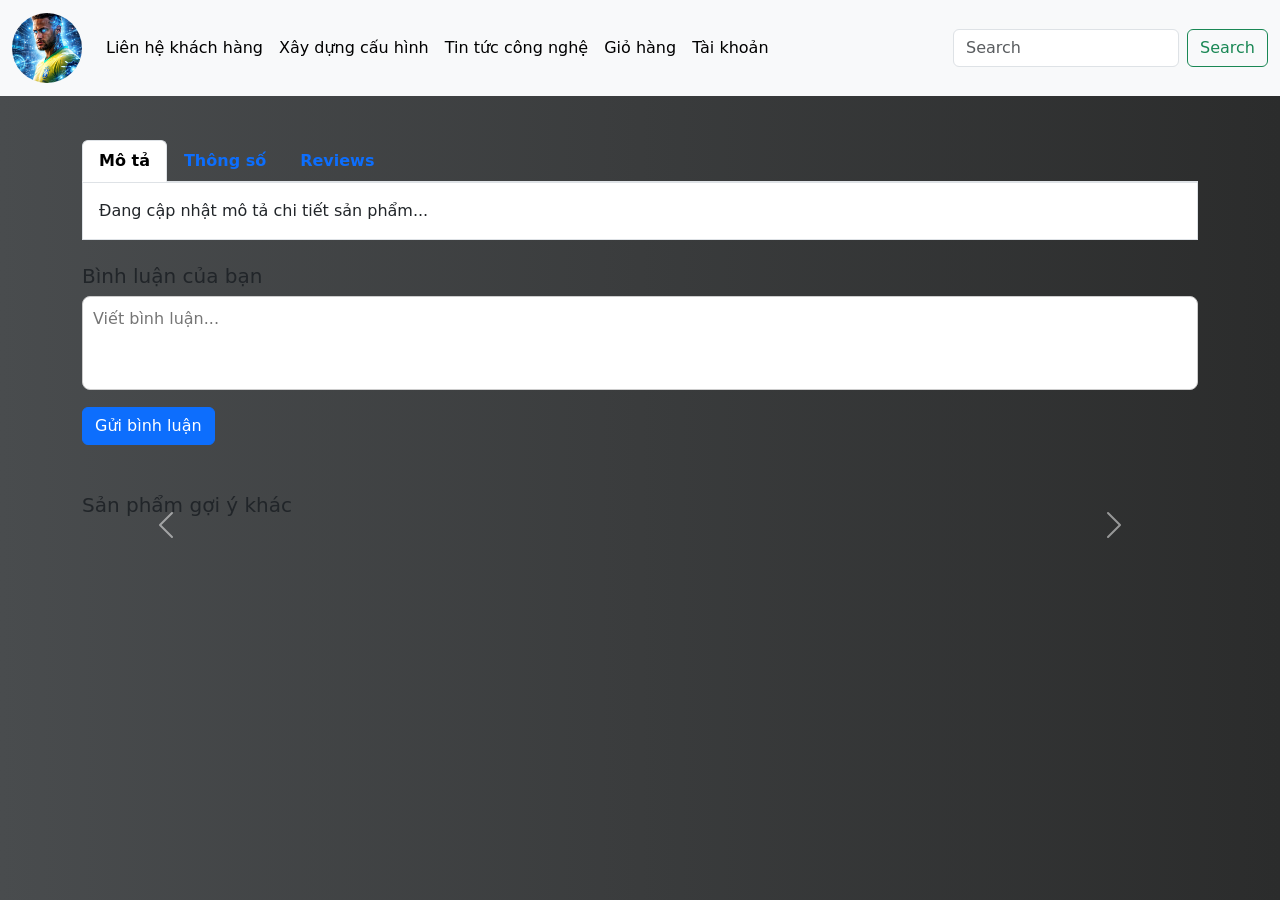
<file: chitiet.html>
<!DOCTYPE html>
<html lang="vi">
<head>
<meta charset="UTF-8">
<meta name="viewport" content="width=device-width, initial-scale=1.0">
<title>Chi tiết sản phẩm</title>
<link href="https://cdn.jsdelivr.net/npm/bootstrap@5.3.8/dist/css/bootstrap.min.css" rel="stylesheet">
<style>
body {
    background: linear-gradient(to right, #494c4e, #2b2c2c);
    min-height: 100vh;
}
.navbar-brand img {
    width: 70px;
    height: 70px;
    object-fit: cover;
    border-radius: 100%;
}
.card {
    transition: transform 0.3s, box-shadow 0.3s;
    border-radius: 12px;
    overflow: hidden;
}
.card:hover {
    transform: translateY(-5px);
    box-shadow: 0 8px 20px rgba(0,0,0,0.2);
}
.card-img-top {
    height: 180px;
    object-fit: cover;
}
.product-main { display: flex; gap: 30px; margin-top: 20px; flex-wrap: wrap; }
.product-images { flex: 1; }
.product-images img { width: 100%; border-radius: 12px; }
.product-info { flex: 1; background: #fff; padding: 25px; border-radius: 12px; box-shadow: 0 4px 15px rgba(0,0,0,0.1); }
.product-info h1 { font-size: 2rem; }
.price-section { margin: 15px 0; }
.price-old { text-decoration: line-through; color: #888; font-size: 1rem; }
.price-new { color: #d32f2f; font-size: 1.6rem; font-weight: bold; }
.status { font-size: 1.1rem; color: green; margin-bottom: 10px; }
.btn-buy { width: 100%; }
.product-tabs .nav-link { font-weight: bold; }
.comment-box textarea { width: 100%; border-radius: 8px; border: 1px solid #ccc; resize: none; padding: 10px; }
.comment-box button { margin-top: 10px; }
</style>
</head>
<body>
<nav class="navbar navbar-expand-lg bg-body-tertiary">
<div class="container-fluid">
    <a class="navbar-brand" href="/index.html"><img src="/assets/img/Neymar.png" alt=""></a>
    <button class="navbar-toggler" type="button" data-bs-toggle="collapse"
        data-bs-target="#navbarSupportedContent" aria-controls="navbarSupportedContent" aria-expanded="false"
        aria-label="Toggle navigation"><span class="navbar-toggler-icon"></span></button>
    <div class="collapse navbar-collapse" id="navbarSupportedContent">
        <ul class="navbar-nav me-auto mb-2 mb-lg-0">
            <li class="nav-item"><a class="nav-link active" href="/assets/trangbenngoai/lienhekhachhang.html">Liên hệ khách hàng</a></li>
            <li class="nav-item"><a class="nav-link active" href="/assets/trangbenngoai/xaydungcauhinh.html">Xây dựng cấu hình</a></li>
            <li class="nav-item"><a class="nav-link active" href="/assets/trangbenngoai/tintuccongnghe.html">Tin tức công nghệ</a></li>
            <li class="nav-item"><a class="nav-link active" href="/assets/trangbenngoai/giohang.html">Giỏ hàng</a></li>
            <li class="nav-item"><a class="nav-link active" href="/assets/trangbenngoai/dangnhap.html">Tài khoản</a></li>
        </ul>
        <form class="d-flex" role="search">
            <input class="form-control me-2" type="search" placeholder="Search" aria-label="Search">
            <button class="btn btn-outline-success" type="submit">Search</button>
        </form>
    </div>
</div>
</nav>

<div class="container">
    <!-- Thông tin sản phẩm -->
    <div class="product-main" id="product-detail"></div>

    <!-- Tabs mô tả & thông số kỹ thuật -->
    <div class="product-tabs mt-4">
        <ul class="nav nav-tabs" id="tabMenu">
            <li class="nav-item"><a class="nav-link active" data-bs-toggle="tab" href="#desc">Mô tả</a></li>
            <li class="nav-item"><a class="nav-link" data-bs-toggle="tab" href="#spec">Thông số</a></li>
            <li class="nav-item"><a class="nav-link" data-bs-toggle="tab" href="#reviews">Reviews</a></li>
        </ul>
        <div class="tab-content p-3 border bg-white">
            <div class="tab-pane fade show active" id="desc">Đang cập nhật mô tả chi tiết sản phẩm...</div>
            <div class="tab-pane fade" id="spec">Đang cập nhật thông số kỹ thuật...</div>
            <div class="tab-pane fade" id="reviews">
                <div id="comment-list" class="list-group"></div>
            </div>
        </div>
    </div>

    <!-- Gửi bình luận -->
    <div class="comments-section mt-4">
        <h5>Bình luận của bạn</h5>
        <div class="comment-box">
            <textarea id="comment-input" rows="3" placeholder="Viết bình luận..."></textarea>
            <button class="btn btn-primary" id="submit-comment">Gửi bình luận</button>
        </div>
    </div>

    <!-- Sản phẩm gợi ý Carousel -->
    <div class="suggested-products mt-5">
        <h5>Sản phẩm gợi ý khác</h5>
        <div id="suggestedCarousel" class="carousel slide" data-bs-ride="carousel">
            <div class="carousel-inner" id="carousel-inner"></div>
            <button class="carousel-control-prev" type="button" data-bs-target="#suggestedCarousel" data-bs-slide="prev">
                <span class="carousel-control-prev-icon" aria-hidden="true"></span>
                <span class="visually-hidden">Trước</span>
            </button>
            <button class="carousel-control-next" type="button" data-bs-target="#suggestedCarousel" data-bs-slide="next">
                <span class="carousel-control-next-icon" aria-hidden="true"></span>
                <span class="visually-hidden">Sau</span>
            </button>
        </div>
    </div>
</div>

<script>
const params = new URLSearchParams(window.location.search);
const id = params.get("id");
const products = JSON.parse(localStorage.getItem("products")) || [];
const product = products.find(p => p.id == id);

const detail = document.getElementById("product-detail");
if(product){
    detail.innerHTML = `
        <div class="product-images"><img src="${product.img}" alt="${product.title}"></div>
        <div class="product-info">
            <h1>${product.title}</h1>
            <div class="status">✔️ Còn hàng</div>
            <div class="price-section">
                <span class="price-new">${product.newprice}</span>
                <span class="price-old ms-2">${product.oldprice}</span>
            </div>
            <p>Giảm giá: ${product.giamgia}</p>
            <p>Còn lại: ${product.sanphamcon} / ${product.soluong}</p>
            <button class="btn btn-danger btn-buy">Thêm vào giỏ hàng</button>
        </div>
    `;
    document.getElementById("desc").innerHTML = product.description || "Đang cập nhật mô tả chi tiết sản phẩm...";
    document.getElementById("spec").innerHTML = product.specs || "Đang cập nhật thông số kỹ thuật...";
}

// Bình luận đơn giản
document.getElementById("submit-comment").onclick = () => {
    const text = document.getElementById("comment-input").value.trim();
    if(text){
        const li = document.createElement("div");
        li.className = "list-group-item";
        li.textContent = text;
        document.getElementById("comment-list").appendChild(li);
        document.getElementById("comment-input").value = "";
    }
};

// Sản phẩm gợi ý Carousel 6 sp
const carouselInner = document.getElementById("carousel-inner");
const otherProducts = products.filter(p => p.id != id);
function shuffleArray(array){
    for(let i=array.length-1;i>0;i--){
        const j = Math.floor(Math.random()*(i+1));
        [array[i], array[j]]=[array[j], array[i]];
    }
    return array;
}
const randomSuggested = shuffleArray(otherProducts).slice(0,6);

// Chia 3 sản phẩm mỗi slide
for(let i=0;i<randomSuggested.length;i+=3){
    const group = randomSuggested.slice(i,i+3);
    const carouselItem = document.createElement("div");
    carouselItem.className = "carousel-item" + (i===0 ? " active" : "");
    carouselItem.innerHTML = `
        <div class="d-flex justify-content-around">
            ${group.map(p => `
                <div class="card" style="width:180px;">
                    <img src="${p.img}" class="card-img-top" alt="${p.title}" style="height:140px; object-fit:cover;">
                    <div class="card-body p-2">
                        <h6 class="card-title">${p.title}</h6>
                        <p class="text-danger mb-1">${p.newprice}</p>
                        <a href="chitiet.html?id=${p.id}" class="btn btn-sm btn-outline-primary">Xem chi tiết</a>
                    </div>
                </div>
            `).join('')}
        </div>
    `;
    carouselInner.appendChild(carouselItem);
}
</script>
<script src="https://cdn.jsdelivr.net/npm/bootstrap@5.3.8/dist/js/bootstrap.bundle.min.js"></script>
</body>
</html>
</file>
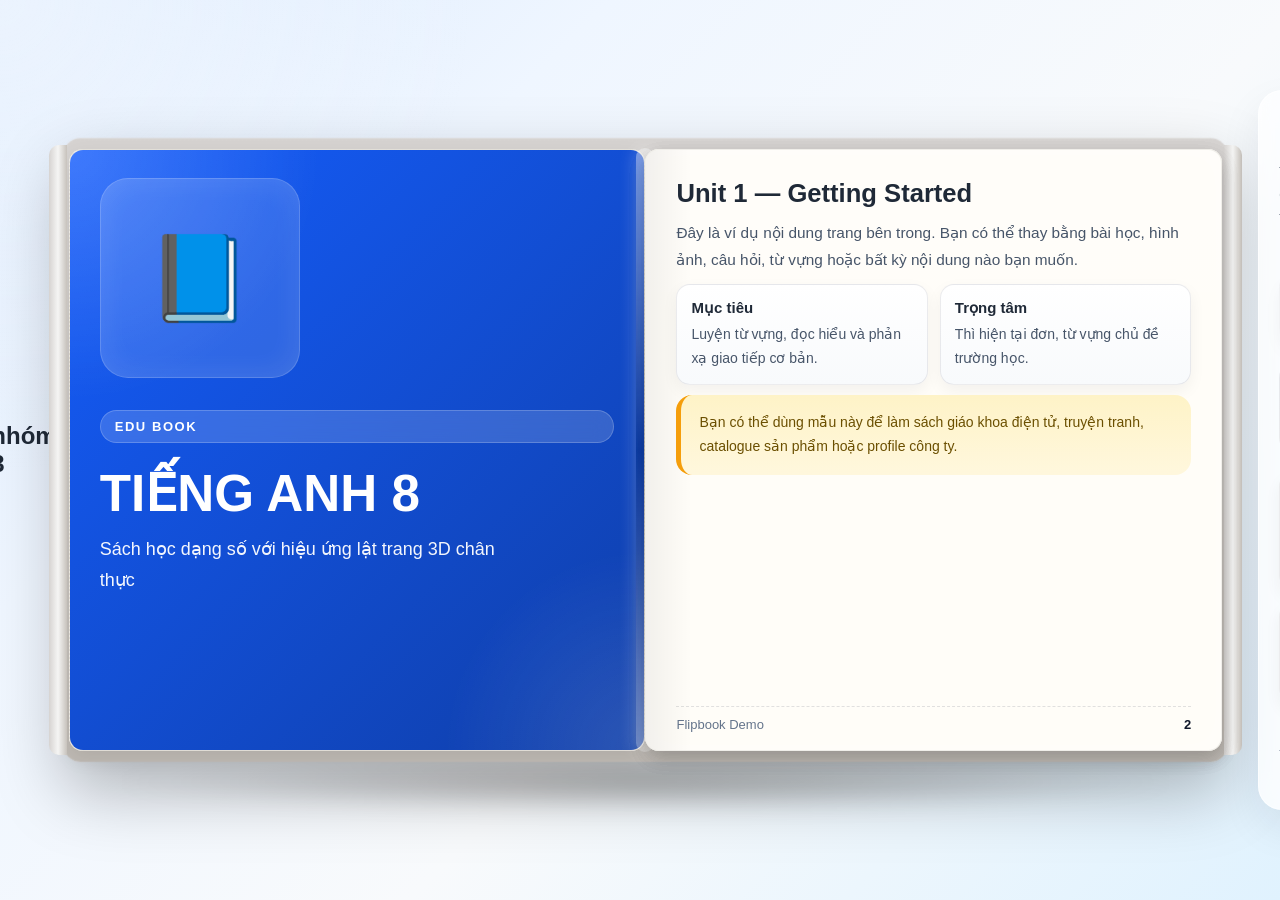
<file: test.html>
<!DOCTYPE html>
<html lang="vi">
<head>
  <meta charset="UTF-8" />
  <meta name="viewport" content="width=device-width, initial-scale=1.0" />
  <title>Quyển sách lật trang 3D</title>
  <style>
    * { box-sizing: border-box; }
    :root {
      --book-w: min(92vw, 1180px);
      --book-h: min(70vh, 760px);
      --page-bg: #fffdf8;
      --cover-1: #155dfc;
      --cover-2: #0f3ea8;
      --ink: #1f2937;
      --accent: #f59e0b;
      --shadow: 0 30px 70px rgba(0,0,0,.28);
    }

    body {
      margin: 0;
      min-height: 100vh;
      font-family: Inter, Arial, Helvetica, sans-serif;
      color: var(--ink);
      background:
        radial-gradient(circle at top left, rgba(255,255,255,.45), transparent 30%),
        linear-gradient(135deg, #dbeafe 0%, #eff6ff 28%, #f8fafc 60%, #e0f2fe 100%);
      display: flex;
      align-items: center;
      justify-content: center;
      padding: 24px;
      overflow: hidden;
    }

    .scene {
      width: 100%;
      max-width: 1380px;
      display: grid;
      grid-template-columns: 1fr 320px;
      gap: 24px;
      align-items: center;
    }

    .stage {
      position: relative;
      display: flex;
      justify-content: center;
      align-items: center;
      perspective: 2600px;
      min-height: calc(var(--book-h) + 90px);
    }

    .floor-shadow {
      position: absolute;
      width: calc(var(--book-w) * .92);
      height: 60px;
      bottom: 8px;
      border-radius: 50%;
      background: radial-gradient(ellipse at center, rgba(0,0,0,.25), transparent 70%);
      filter: blur(10px);
      transform: translateY(10px);
    }

    .book {
      position: relative;
      width: var(--book-w);
      height: var(--book-h);
      transform-style: preserve-3d;
      user-select: none;
    }

    .spine-glow {
      position: absolute;
      left: 50%;
      top: 2%;
      transform: translateX(-50%);
      width: 18px;
      height: 96%;
      border-radius: 12px;
      background: linear-gradient(180deg, rgba(255,255,255,.45), rgba(0,0,0,.12), rgba(255,255,255,.35));
      box-shadow: 0 0 18px rgba(255,255,255,.28);
      z-index: 2;
      pointer-events: none;
    }

    .book-base {
      position: absolute;
      inset: 0;
      border-radius: 18px;
      background: linear-gradient(180deg, #d6d3d1, #bfbab4);
      transform: translateZ(-26px);
      box-shadow: var(--shadow);
    }

    .book-edge {
      position: absolute;
      top: 10px;
      bottom: 10px;
      width: 18px;
      background: linear-gradient(90deg, #d6d3d1, #f5f5f4, #c7c2bc);
      z-index: 1;
    }
    .book-edge.left { left: -8px; border-radius: 10px 0 0 10px; }
    .book-edge.right { right: -8px; border-radius: 0 10px 10px 0; }

    .page-stack-left,
    .page-stack-right {
      position: absolute;
      top: 14px;
      width: calc(50% - 12px);
      height: calc(100% - 28px);
      border-radius: 14px;
      background: linear-gradient(180deg, #faf7f0, #efe8db 40%, #f8f4ec);
      box-shadow: inset 0 0 0 1px rgba(0,0,0,.06), inset 0 0 14px rgba(0,0,0,.07);
      z-index: 1;
      overflow: hidden;
    }

    .page-stack-left { left: 12px; }
    .page-stack-right { right: 12px; }

    .page-stack-left::before,
    .page-stack-right::before {
      content: "";
      position: absolute;
      inset: 0;
      background: repeating-linear-gradient(
        180deg,
        rgba(0,0,0,.012) 0 2px,
        rgba(255,255,255,.4) 2px 4px
      );
      opacity: .8;
    }

    .sheet {
      position: absolute;
      inset: 0;
      transform-style: preserve-3d;
      z-index: 10;
      pointer-events: none;
    }

    .sheet.flipped {
      pointer-events: none;
    }

    .page {
      position: absolute;
      top: 14px;
      width: calc(50% - 12px);
      height: calc(100% - 28px);
      background: var(--page-bg);
      border-radius: 14px;
      overflow: hidden;
      border: 1px solid rgba(0,0,0,.06);
      box-shadow:
        inset 0 0 30px rgba(255,255,255,.35),
        0 8px 20px rgba(0,0,0,.08);
      backface-visibility: hidden;
      display: flex;
      flex-direction: column;
      justify-content: space-between;
    }

    .page::before {
      content: "";
      position: absolute;
      inset: 0;
      background:
        linear-gradient(90deg, rgba(0,0,0,.05), transparent 8%),
        linear-gradient(180deg, rgba(255,255,255,.22), transparent 35%);
      pointer-events: none;
    }

    .page.left {
      left: 12px;
      transform-origin: right center;
    }

    .page.right {
      right: 12px;
      transform-origin: left center;
      transform: rotateY(0deg);
    }

    .sheet .page.front {
      right: 12px;
      transform-origin: left center;
      transition: transform 1s cubic-bezier(.2,.72,.2,1);
      z-index: 2;
    }

    .sheet .page.back {
      left: 12px;
      transform: rotateY(180deg);
      transform-origin: right center;
      transition: transform 1s cubic-bezier(.2,.72,.2,1);
      z-index: 1;
    }

    .sheet.flipped .front {
      transform: rotateY(-180deg);
    }

    .sheet.flipped .back {
      transform: rotateY(0deg);
    }

    .page-content {
      position: relative;
      z-index: 1;
      height: 100%;
      padding: 28px 30px 18px;
      display: flex;
      flex-direction: column;
      gap: 14px;
    }

    .cover {
      color: white;
      background:
        radial-gradient(circle at top left, rgba(255,255,255,.18), transparent 30%),
        radial-gradient(circle at bottom right, rgba(255,255,255,.12), transparent 24%),
        linear-gradient(135deg, var(--cover-1), var(--cover-2));
    }

    .cover .page-content {
      justify-content: center;
      align-items: center;
      text-align: center;
      padding: 36px;
    }

    .badge {
      display: inline-flex;
      align-items: center;
      gap: 8px;
      font-size: 13px;
      font-weight: 700;
      letter-spacing: .12em;
      text-transform: uppercase;
      padding: 8px 14px;
      border-radius: 999px;
      background: rgba(255,255,255,.16);
      border: 1px solid rgba(255,255,255,.2);
      backdrop-filter: blur(10px);
    }

    .cover h1 {
      margin: 10px 0 0;
      font-size: clamp(28px, 4vw, 54px);
      line-height: 1.04;
    }

    .cover p {
      margin: 0;
      font-size: clamp(14px, 1.5vw, 18px);
      max-width: 420px;
      line-height: 1.7;
      opacity: .95;
    }

    .illustration {
      width: 200px;
      height: 200px;
      border-radius: 28px;
      background: rgba(255,255,255,.12);
      border: 1px solid rgba(255,255,255,.2);
      display: grid;
      place-items: center;
      box-shadow: inset 0 0 30px rgba(255,255,255,.1);
      margin-bottom: 18px;
      font-size: 84px;
    }

    .chapter-title {
      margin: 0;
      font-size: clamp(20px, 2vw, 30px);
      line-height: 1.25;
    }

    .lead {
      margin: 0;
      color: #475569;
      line-height: 1.75;
      font-size: clamp(14px, 1.2vw, 16px);
    }

    .section {
      display: grid;
      gap: 10px;
    }

    .card-grid {
      display: grid;
      grid-template-columns: repeat(2, minmax(0, 1fr));
      gap: 12px;
    }

    .mini-card {
      padding: 14px;
      border-radius: 14px;
      background: linear-gradient(180deg, #ffffff, #f8fafc);
      border: 1px solid rgba(15,23,42,.08);
      box-shadow: 0 6px 16px rgba(15,23,42,.05);
    }

    .mini-card strong {
      display: block;
      margin-bottom: 6px;
      font-size: 15px;
    }

    .mini-card span,
    ul li,
    ol li {
      color: #475569;
      line-height: 1.7;
      font-size: 14px;
    }

    .page-footer {
      display: flex;
      align-items: center;
      justify-content: space-between;
      padding-top: 10px;
      border-top: 1px dashed rgba(15,23,42,.12);
      font-size: 13px;
      color: #64748b;
      margin-top: auto;
    }

    .page-no {
      font-weight: 700;
      color: #0f172a;
    }

    .highlight {
      padding: 16px 18px;
      border-radius: 16px;
      background: linear-gradient(180deg, #fef3c7, #fff7dd);
      border-left: 5px solid var(--accent);
      font-size: 14px;
      line-height: 1.7;
      color: #6b4f00;
    }

    .toolbar {
      background: rgba(255,255,255,.75);
      backdrop-filter: blur(16px);
      border: 1px solid rgba(255,255,255,.55);
      border-radius: 24px;
      box-shadow: 0 18px 40px rgba(15,23,42,.08);
      padding: 20px;
      display: grid;
      gap: 16px;
      align-self: stretch;
    }

    .toolbar h2 {
      margin: 0;
      font-size: 20px;
    }

    .toolbar p {
      margin: 0;
      font-size: 14px;
      color: #475569;
      line-height: 1.7;
    }

    .controls {
      display: grid;
      grid-template-columns: 1fr 1fr;
      gap: 10px;
    }

    button {
      border: 0;
      border-radius: 16px;
      padding: 14px 16px;
      font-size: 15px;
      font-weight: 700;
      cursor: pointer;
      transition: transform .18s ease, box-shadow .18s ease, opacity .18s ease;
    }

    button:hover { transform: translateY(-2px); }
    button:active { transform: translateY(0); }
    button.primary {
      color: white;
      background: linear-gradient(135deg, #2563eb, #1d4ed8);
      box-shadow: 0 12px 24px rgba(37,99,235,.28);
    }
    button.secondary {
      color: #0f172a;
      background: white;
      border: 1px solid rgba(15,23,42,.08);
      box-shadow: 0 10px 20px rgba(15,23,42,.06);
    }

    .status {
      display: grid;
      gap: 8px;
      padding: 16px;
      border-radius: 18px;
      background: linear-gradient(180deg, #f8fafc, #ffffff);
      border: 1px solid rgba(15,23,42,.08);
    }

    .progress {
      height: 10px;
      width: 100%;
      background: #e5e7eb;
      border-radius: 999px;
      overflow: hidden;
    }

    .progress > span {
      display: block;
      height: 100%;
      width: 0%;
      border-radius: inherit;
      background: linear-gradient(90deg, #2563eb, #60a5fa);
      transition: width .35s ease;
    }

    .thumbs {
      display: grid;
      grid-template-columns: repeat(2, minmax(0, 1fr));
      gap: 10px;
    }

    .thumb {
      padding: 12px;
      border-radius: 16px;
      background: #fff;
      border: 1px solid rgba(15,23,42,.08);
      box-shadow: 0 8px 16px rgba(15,23,42,.05);
      font-size: 13px;
      line-height: 1.5;
    }

    .thumb strong { display: block; margin-bottom: 4px; }

    .tips {
      font-size: 13px;
      color: #64748b;
      line-height: 1.7;
    }

    ul, ol {
      margin: 0;
      padding-left: 20px;
      display: grid;
      gap: 6px;
    }

    @media (max-width: 1100px) {
      .scene {
        grid-template-columns: 1fr;
      }
      .toolbar {
        order: -1;
      }
    }

    @media (max-width: 800px) {
      :root {
        --book-w: min(96vw, 860px);
        --book-h: min(60vh, 620px);
      }
      .page-content { padding: 18px 18px 14px; }
      .card-grid { grid-template-columns: 1fr; }
      .thumbs { grid-template-columns: 1fr 1fr; }
      .controls { grid-template-columns: 1fr; }
    }

    @media (max-width: 620px) {
      :root {
        --book-h: min(56vh, 520px);
      }
      .thumbs { grid-template-columns: 1fr; }
      .illustration { width: 120px; height: 120px; font-size: 56px; }
      .cover p { max-width: 100%; }
    }
  </style>
</head>
<body>
    <h2>nhóm 3</h2>
  <div class="scene">
    <div class="stage">
      <div class="floor-shadow"></div>
      <div class="book" id="book">
        <div class="book-base"></div>
        <div class="book-edge left"></div>
        <div class="book-edge right"></div>
        <div class="page-stack-left"></div>
        <div class="page-stack-right"></div>
        <div class="spine-glow"></div>
      </div>
    </div>

    <aside class="toolbar">
      <div>
        <h2>Flipbook 3D 📘</h2>
        <p>Mẫu này làm theo kiểu sách số: có bìa, lật trang 3D, nút chuyển trang, số trang, và bạn có thể thay toàn bộ nội dung rất nhanh trong mảng <code>pages</code>.</p>
      </div>

      <div class="controls">
        <button class="secondary" id="prevBtn">◀ Trang trước</button>
        <button class="primary" id="nextBtn">Trang sau ▶</button>
      </div>

      <div class="status">
        <div><strong id="pageInfo">Trang 1 / 8</strong></div>
        <div class="progress"><span id="progressBar"></span></div>
      </div>

      <div class="thumbs">
        <div class="thumb"><strong>Thay nội dung</strong>Sửa trong biến <code>pages</code> ở cuối file.</div>
        <div class="thumb"><strong>Thêm trang</strong>Chỉ cần thêm object mới vào mảng.</div>
        <div class="thumb"><strong>Đổi màu bìa</strong>Sửa <code>--cover-1</code> và <code>--cover-2</code>.</div>
        <div class="thumb"><strong>To hơn / nhỏ hơn</strong>Sửa <code>--book-w</code> và <code>--book-h</code>.</div>
      </div>

      <div class="tips">
        Mẹo: nhấn phím <strong>←</strong> <strong>→</strong> để lật trang. Trên điện thoại có thể vuốt trái / phải.
      </div>
    </aside>
  </div>

  <script>
    const pages = [
      {
        type: 'cover',
        title: 'TIẾNG ANH 8',
        subtitle: 'Sách học dạng số với hiệu ứng lật trang 3D chân thực',
        badge: 'EDU BOOK',
        icon: '📘'
      },
      {
        type: 'content',
        title: 'Unit 1 — Getting Started',
        lead: 'Đây là ví dụ nội dung trang bên trong. Bạn có thể thay bằng bài học, hình ảnh, câu hỏi, từ vựng hoặc bất kỳ nội dung nào bạn muốn.',
        blocks: [
          { kind: 'cards', items: [
            ['Mục tiêu', 'Luyện từ vựng, đọc hiểu và phản xạ giao tiếp cơ bản.'],
            ['Trọng tâm', 'Thì hiện tại đơn, từ vựng chủ đề trường học.']
          ]},
          { kind: 'highlight', text: 'Bạn có thể dùng mẫu này để làm sách giáo khoa điện tử, truyện tranh, catalogue sản phẩm hoặc profile công ty.' }
        ]
      },
      {
        type: 'content',
        title: 'Từ vựng chính',
        lead: 'Ví dụ bố cục dạng danh sách dễ học và dễ thay.',
        blocks: [
          { kind: 'list', ordered: false, items: [
            'classmate — bạn cùng lớp',
            'subject — môn học',
            'uniform — đồng phục',
            'playground — sân chơi',
            'library — thư viện'
          ]}
        ]
      },
      {
        type: 'content',
        title: 'Ngữ pháp',
        lead: 'Bạn có thể chia nhỏ nội dung thành các ô như giao diện sách học hiện đại.',
        blocks: [
          { kind: 'cards', items: [
            ['Present Simple', 'I go to school every day.'],
            ['Adverbs of Frequency', 'always, usually, often, sometimes, never'],
            ['Question Form', 'Do you like English?'],
            ['Short Answer', 'Yes, I do. / No, I don’t.']
          ]}
        ]
      },
      {
        type: 'content',
        title: 'Reading',
        lead: 'Đoạn văn mẫu để mô phỏng nội dung đọc hiểu trong sách.',
        blocks: [
          { kind: 'paragraph', text: 'My name is Nam. I am a student in grade 8. I usually get up at 6 a.m. and go to school at 7 a.m. My favorite subject is English because I like learning new words and speaking with my friends.' },
          { kind: 'highlight', text: 'Bạn cũng có thể thay block này bằng ảnh, video nhúng, audio, bài tập trắc nghiệm hoặc PDF.' }
        ]
      },
      {
        type: 'content',
        title: 'Exercises',
        lead: 'Phần bài tập có thể trình bày dưới dạng danh sách có số thứ tự.',
        blocks: [
          { kind: 'list', ordered: true, items: [
            'Complete the sentences with the correct words.',
            'Choose the best answer A, B, C or D.',
            'Write 5 sentences about your school.',
            'Practice the dialogue with your partner.'
          ]}
        ]
      },
      {
        type: 'content',
        title: 'Ghi chú giáo viên',
        lead: 'Trang này mô phỏng phần nhận xét hoặc ghi chú thêm.',
        blocks: [
          { kind: 'cards', items: [
            ['Lưu ý 1', 'Ưu tiên cỡ chữ lớn để học sinh đọc tốt hơn.'],
            ['Lưu ý 2', 'Nên dùng hình minh hoạ để tăng trực quan.']
          ]},
          { kind: 'paragraph', text: 'Mỗi trang có thể có bố cục khác nhau nhưng vẫn giữ hiệu ứng lật trang thống nhất.' }
        ]
      },
      {
        type: 'cover',
        title: 'HẾT BÀI',
        subtitle: 'Bạn có thể thêm các unit khác, mục lục, bài kiểm tra hoặc trang cảm ơn.',
        badge: 'FINISH',
        icon: '✨'
      }
    ];

    const book = document.getElementById('book');
    const prevBtn = document.getElementById('prevBtn');
    const nextBtn = document.getElementById('nextBtn');
    const pageInfo = document.getElementById('pageInfo');
    const progressBar = document.getElementById('progressBar');

    let currentSpread = 0; // mỗi spread gồm 2 trang
    const totalPages = pages.length;
    const totalSpreads = Math.ceil(totalPages / 2);

    function blockTemplate(block) {
      if (block.kind === 'cards') {
        return `
          <div class="card-grid">
            ${block.items.map(([title, text]) => `
              <div class="mini-card">
                <strong>${title}</strong>
                <span>${text}</span>
              </div>
            `).join('')}
          </div>
        `;
      }

      if (block.kind === 'list') {
        const Tag = block.ordered ? 'ol' : 'ul';
        return `<${Tag}>${block.items.map(item => `<li>${item}</li>`).join('')}</${Tag}>`;
      }

      if (block.kind === 'paragraph') {
        return `<p class="lead">${block.text}</p>`;
      }

      if (block.kind === 'highlight') {
        return `<div class="highlight">${block.text}</div>`;
      }

      return '';
    }

    function renderPageContent(page, index) {
      const pageNumber = index + 1;

      if (!page) {
        return `
          <div class="page-content">
            <div class="section">
              <h3 class="chapter-title">Trang trống</h3>
            </div>
            <div class="page-footer"><span></span><span class="page-no">${pageNumber}</span></div>
          </div>
        `;
      }

      if (page.type === 'cover') {
        return `
          <div class="page-content cover">
            <div class="illustration">${page.icon || '📖'}</div>
            <div class="badge">${page.badge || 'BOOK'}</div>
            <h1>${page.title}</h1>
            <p>${page.subtitle || ''}</p>
          </div>
        `;
      }

      return `
        <div class="page-content">
          <div class="section">
            <h3 class="chapter-title">${page.title}</h3>
            ${page.lead ? `<p class="lead">${page.lead}</p>` : ''}
            ${(page.blocks || []).map(blockTemplate).join('')}
          </div>
          <div class="page-footer">
            <span>Flipbook Demo</span>
            <span class="page-no">${pageNumber}</span>
          </div>
        </div>
      `;
    }

    function createStaticLeftPage(page, index) {
      const el = document.createElement('div');
      el.className = 'page left';
      el.innerHTML = renderPageContent(page, index);
      return el;
    }

    function createSheet(frontPage, backPage, index) {
      const sheet = document.createElement('div');
      sheet.className = 'sheet';
      sheet.dataset.index = index;
      sheet.style.zIndex = 100 - index;

      const front = document.createElement('div');
      front.className = 'page front';
      front.innerHTML = renderPageContent(frontPage, index * 2 + 1);

      const back = document.createElement('div');
      back.className = 'page back';
      back.innerHTML = renderPageContent(backPage, index * 2 + 2);

      sheet.appendChild(front);
      sheet.appendChild(back);
      return sheet;
    }

    function buildBook() {
      document.querySelectorAll('.sheet, .page.left.static-left').forEach(el => el.remove());

      const leftPage = createStaticLeftPage(pages[0], 0);
      leftPage.classList.add('static-left');
      book.appendChild(leftPage);

      for (let i = 0; i < totalSpreads - 1; i++) {
        const frontPage = pages[i * 2 + 1];
        const backPage = pages[i * 2 + 2];
        const sheet = createSheet(frontPage, backPage, i);
        book.appendChild(sheet);
      }

      updateBook();
    }

    function updateBook() {
      const sheets = [...document.querySelectorAll('.sheet')];
      sheets.forEach((sheet, i) => {
        if (i < currentSpread) sheet.classList.add('flipped');
        else sheet.classList.remove('flipped');
        sheet.style.zIndex = i < currentSpread ? i + 1 : 100 - i;
      });

      const leftStatic = document.querySelector('.page.left.static-left');
      if (leftStatic) {
        leftStatic.style.visibility = currentSpread === 0 ? 'visible' : 'hidden';
      }

      const currentPage = Math.min(currentSpread * 2 + 1, totalPages);
      pageInfo.textContent = `Trang ${currentPage} / ${totalPages}`;
      progressBar.style.width = `${((currentPage - 1) / (totalPages - 1)) * 100}%`;

      prevBtn.disabled = currentSpread === 0;
      nextBtn.disabled = currentSpread >= totalSpreads - 1;
      prevBtn.style.opacity = prevBtn.disabled ? '.55' : '1';
      nextBtn.style.opacity = nextBtn.disabled ? '.55' : '1';
    }

    function nextPage() {
      if (currentSpread < totalSpreads - 1) {
        currentSpread++;
        updateBook();
      }
    }

    function prevPage() {
      if (currentSpread > 0) {
        currentSpread--;
        updateBook();
      }
    }

    nextBtn.addEventListener('click', nextPage);
    prevBtn.addEventListener('click', prevPage);

    window.addEventListener('keydown', (e) => {
      if (e.key === 'ArrowRight') nextPage();
      if (e.key === 'ArrowLeft') prevPage();
    });

    let touchStartX = 0;
    window.addEventListener('touchstart', (e) => {
      touchStartX = e.changedTouches[0].clientX;
    }, { passive: true });

    window.addEventListener('touchend', (e) => {
      const diff = e.changedTouches[0].clientX - touchStartX;
      if (diff < -40) nextPage();
      if (diff > 40) prevPage();
    }, { passive: true });

    buildBook();
  </script>
</body>
</html>
</file>
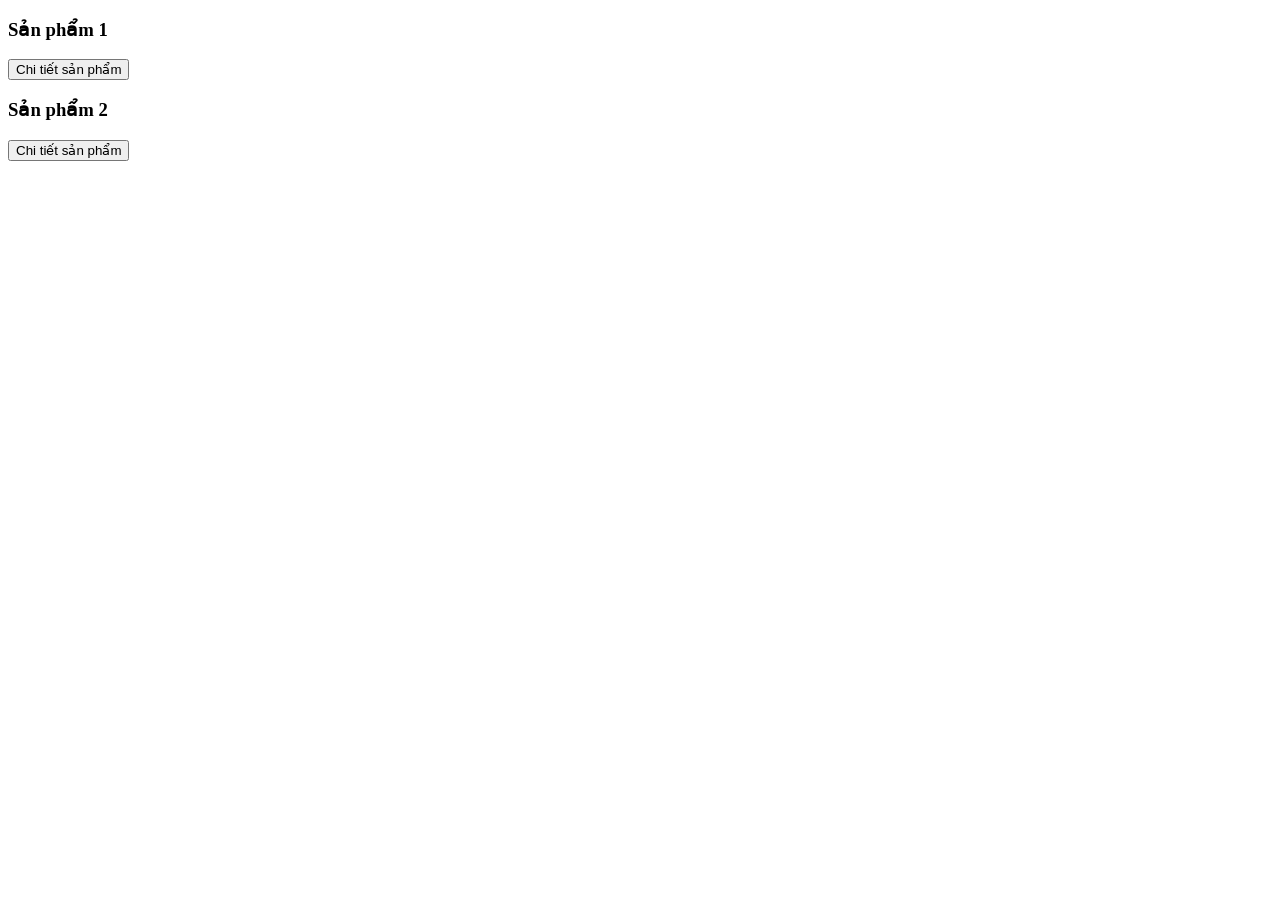
<file: assets/trangbenngoai/chitietsanpham.html>
<!DOCTYPE html>
<html lang="en">
<head>
    <meta charset="UTF-8">
    <meta name="viewport" content="width=device-width, initial-scale=1.0">
    <title>Chi Tiết Sản Phẩm</title>
</head>
<body>
    <div class="product">
    <h3>Sản phẩm 1</h3>
    <button class="detail" data-id="1">Chi tiết sản phẩm</button>
</div>

<div class="product">
    <h3>Sản phẩm 2</h3>
    <button class="detail" data-id="2">Chi tiết sản phẩm</button>
</div>

<div id="chitiet"></div>
</body>
<script>
    let sanpham = {
    1: {
        ten: "Điện thoại iPhone",
        gia: "20.000.000",
        mota: "iPhone chip mạnh, camera đẹp"
    },
    2: {
        ten: "Laptop Gaming",
        gia: "30.000.000",
        mota: "Laptop chơi game cấu hình cao"
    }
};

let buttons = document.querySelectorAll(".detail");

buttons.forEach(function(btn){
    btn.onclick = function(){

        let id = btn.dataset.id;

        let sp = sanpham[id];

        document.getElementById("chitiet").innerHTML =
        `
        <h2>${sp.ten}</h2>
        <p>Giá: ${sp.gia}</p>
        <p>${sp.mota}</p>
        `;
    }
});
</script>
</html>
</file>
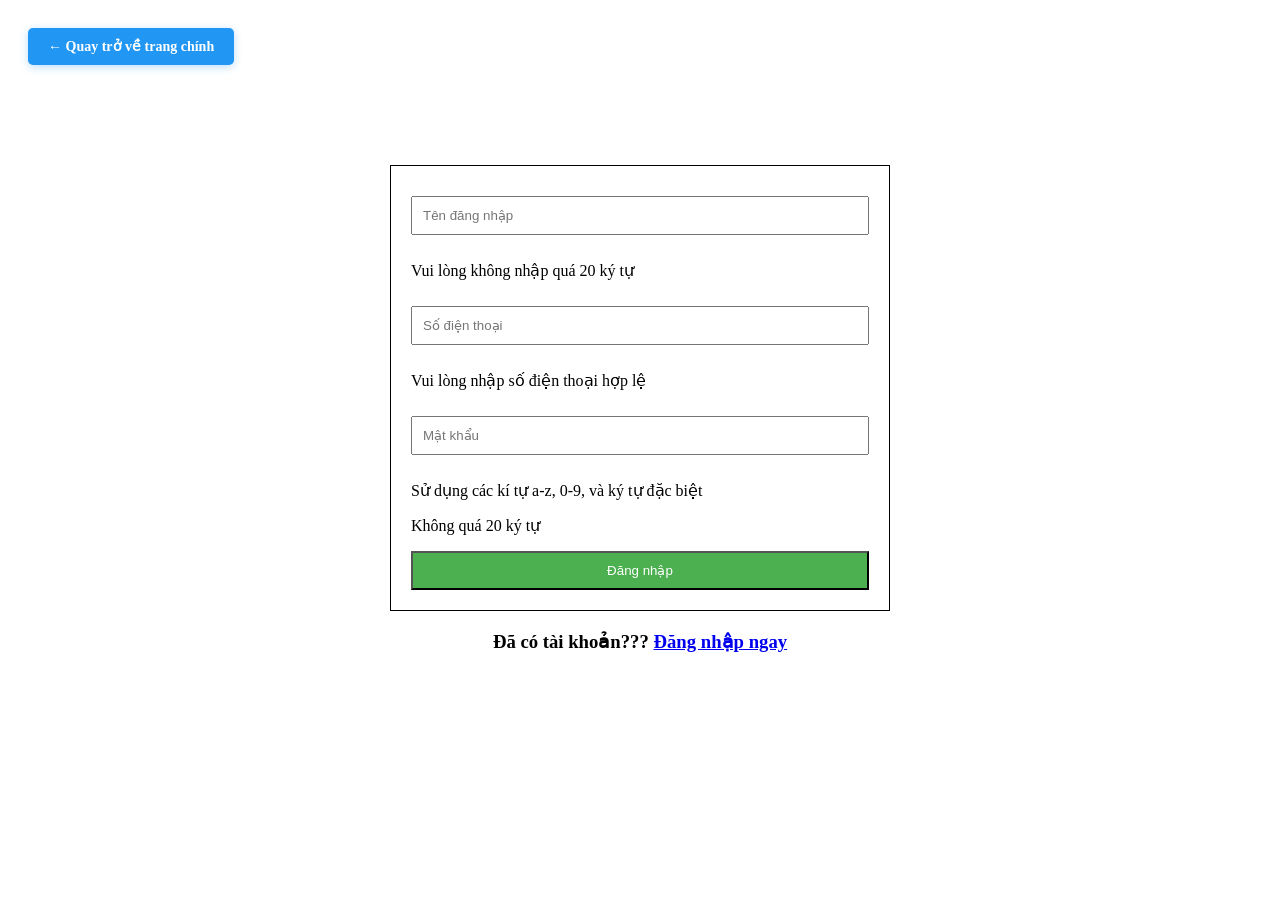
<file: assets/trangbenngoai/dangki.html>
<!DOCTYPE html>
<html lang="en">

<head>
    <meta charset="UTF-8">
    <meta name="viewport" content="width=device-width, initial-scale=1.0">
    <title>Đăng ký tài khoản</title>
</head>

<body>
    <a href="../../index.html" class="back-btn">← Quay trở về trang chính</a>
    <div class="vien">
        <label for="username">
            <input type="text" id="username" placeholder="Tên đăng nhập">
            <p>Vui lòng không nhập quá 20 ký tự</p>
        </label>
        <label for="phone">
            <input type="text" id="phone" placeholder="Số điện thoại">
            <p>Vui lòng nhập số điện thoại hợp lệ</p>
        </label>
        <label for="password">
            <input type="password" id="password" placeholder="Mật khẩu">
            <p>Sử dụng các kí tự a-z, 0-9, và ký tự đặc biệt</p>
            <p>Không quá 20 ký tự</p>
        </label>
        <label for="submit">
            <input type="submit" id="submit" value="Đăng nhập">
        </label>
    </div>
    <h3 class="dangnhap">Đã có tài khoản??? <a href="/assets/trangbenngoai/dangnhap.html">Đăng nhập ngay</a></h3>
</body>
<style>
    .back-btn {
        display: inline-block;
        margin: 20px 20px 0 20px;
        padding: 10px 20px;
        background-color: #2196F3;
        color: white;
        text-decoration: none;
        border-radius: 5px;
        font-weight: 600;
        font-size: 14px;
        transition: all 0.3s ease;
        box-shadow: 0 2px 8px rgba(33, 150, 243, 0.3);
    }

    .back-btn:hover {
        background-color: #0b7dda;
        box-shadow: 0 4px 12px rgba(33, 150, 243, 0.5);
        transform: translateY(-2px);
        color: white;
        text-decoration: none;
    }

    .back-btn:active {
        transform: translateY(0);
    }

    .vien {
        max-width: 500px;
        max-height: 600px;
        border: 1px solid black;
        margin: auto;
        margin-top: 100px;
        padding: 20px;
        box-sizing: border-box;
    }

    input[type="text"],
    input[type="password"] {
        width: 100%;
        padding: 10px;
        margin: 10px 0;
        box-sizing: border-box;
    }

    input[type="submit"] {
        width: 100%;
        padding: 10px;
        background-color: #4CAF50;
        color: white;

        cursor: pointer;
    }

    input[type="submit"]:hover {
        background-color: #45a049;
    }
    .dangnhap {
        text-align: center;
        margin-top: 20px;
    }
</style>
<script>
    document.getElementById("submit").addEventListener("click", function (event) {
        event.preventDefault();

        const username = document.getElementById("username").value;
        const password = document.getElementById("password").value;
        const phone = document.getElementById("phone").value;   

        // Regex kiểm tra
        const usernameRegex = /^[a-zA-Z0-9]{6,}$/;
        const passwordRegex = /^(?=.*[a-z])(?=.*[A-Z])(?=.*\d).{8,}$/;
        const phoneRegex = /^0[0-9]{9,12}$/;

        if (!username || !password || !phone) {
            alert("Vui lòng điền đầy đủ thông tin!");
            return;
        }

        if (!usernameRegex.test(username)) {
            alert("Tên đăng nhập phải ≥ 6 ký tự và chỉ gồm chữ & số!");
            return;
        }

        if (!passwordRegex.test(password)) {
            alert("Mật khẩu phải ≥ 8 ký tự, có chữ hoa, chữ thường và số!");
            return;
        }
        if (!phoneRegex.test(phone)) {
            alert("Số điện thoại không hợp lệ!");
            return;
        }

        alert("Đăng ký thành công 🎉");
    });
</script>

</html>
</file>
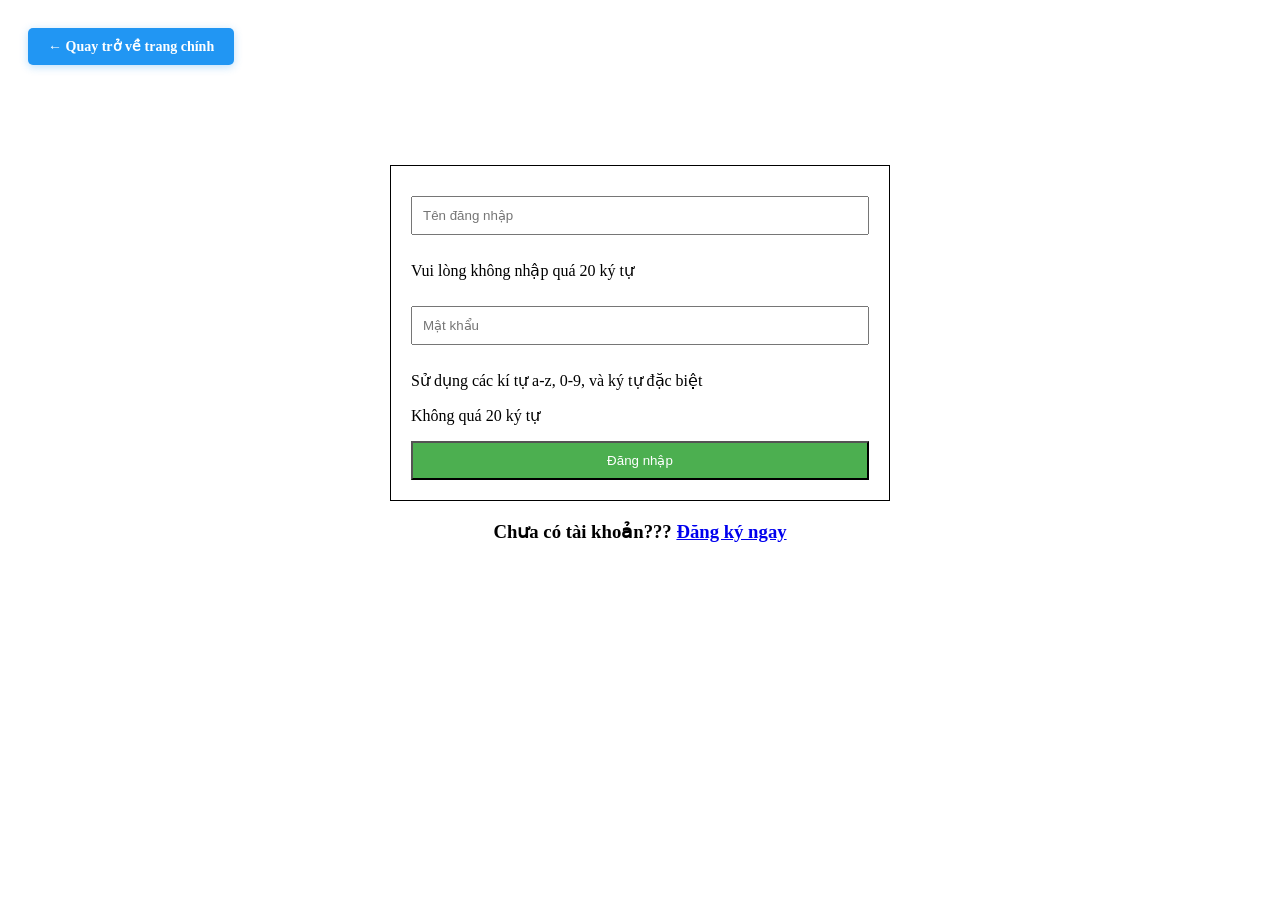
<file: assets/trangbenngoai/dangnhap.html>
<!DOCTYPE html>
<html lang="en">

<head>
    <meta charset="UTF-8">
    <meta name="viewport" content="width=device-width, initial-scale=1.0">
    <title>Đăng nhập tài khoản</title>
</head>

<body>
    <a href="../../index.html" class="back-btn">← Quay trở về trang chính</a>
    <div class="vien">
        <label for="username">
            <input type="text" id="username" placeholder="Tên đăng nhập">
            <p>Vui lòng không nhập quá 20 ký tự</p>
        </label>
        <label for="password">
            <input type="password" id="password" placeholder="Mật khẩu">
            <p>Sử dụng các kí tự a-z, 0-9, và ký tự đặc biệt</p>
            <p>Không quá 20 ký tự</p>
        </label>
        <label for="submit">
            <input type="submit" id="submit" value="Đăng nhập">
        </label>
    </div>
    <h3 class="dangki">Chưa có tài khoản??? <a href="/assets/trangbenngoai/dangki.html">Đăng ký ngay</a></h3>
</body>
<style>
    .back-btn {
        display: inline-block;
        margin: 20px 20px 0 20px;
        padding: 10px 20px;
        background-color: #2196F3;
        color: white;
        text-decoration: none;
        border-radius: 5px;
        font-weight: 600;
        font-size: 14px;
        transition: all 0.3s ease;
        box-shadow: 0 2px 8px rgba(33, 150, 243, 0.3);
    }

    .back-btn:hover {
        background-color: #0b7dda;
        box-shadow: 0 4px 12px rgba(33, 150, 243, 0.5);
        transform: translateY(-2px);
        color: white;
        text-decoration: none;
    }

    .back-btn:active {
        transform: translateY(0);
    }

    .vien {
        max-width: 500px;
        max-height: 400px;
        border: 1px solid black;
        margin: auto;
        margin-top: 100px;
        padding: 20px;
        box-sizing: border-box;
    }

    input[type="text"],
    input[type="password"] {
        width: 100%;
        padding: 10px;
        margin: 10px 0;
        box-sizing: border-box;
    }

    input[type="submit"] {
        width: 100%;
        padding: 10px;
        background-color: #4CAF50;
        color: white;

        cursor: pointer;
    }

    input[type="submit"]:hover {
        background-color: #45a049;
    }
    .dangki {
        text-align: center;
        margin-top: 20px;
    }
</style>
<script>
    document.getElementById("submit").addEventListener("click", function (event) {
        event.preventDefault();

        const username = document.getElementById("username").value;
        const password = document.getElementById("password").value;

        // Regex kiểm tra
        const usernameRegex = /^[a-zA-Z0-9]{6,}$/;
        const passwordRegex = /^(?=.*[a-z])(?=.*[A-Z])(?=.*\d).{8,}$/;

        if (!username || !password) {
            alert("Vui lòng điền đầy đủ thông tin!");
            return;
        }

        if (!usernameRegex.test(username)) {
            alert("Tên đăng nhập phải ≥ 6 ký tự và chỉ gồm chữ & số!");
            return;
        }

        if (!passwordRegex.test(password)) {
            alert("Mật khẩu phải ≥ 8 ký tự, có chữ hoa, chữ thường và số!");
            return;
        }

        alert("Đăng nhập thành công 🎉");
    });
</script>

</html>
</file>
